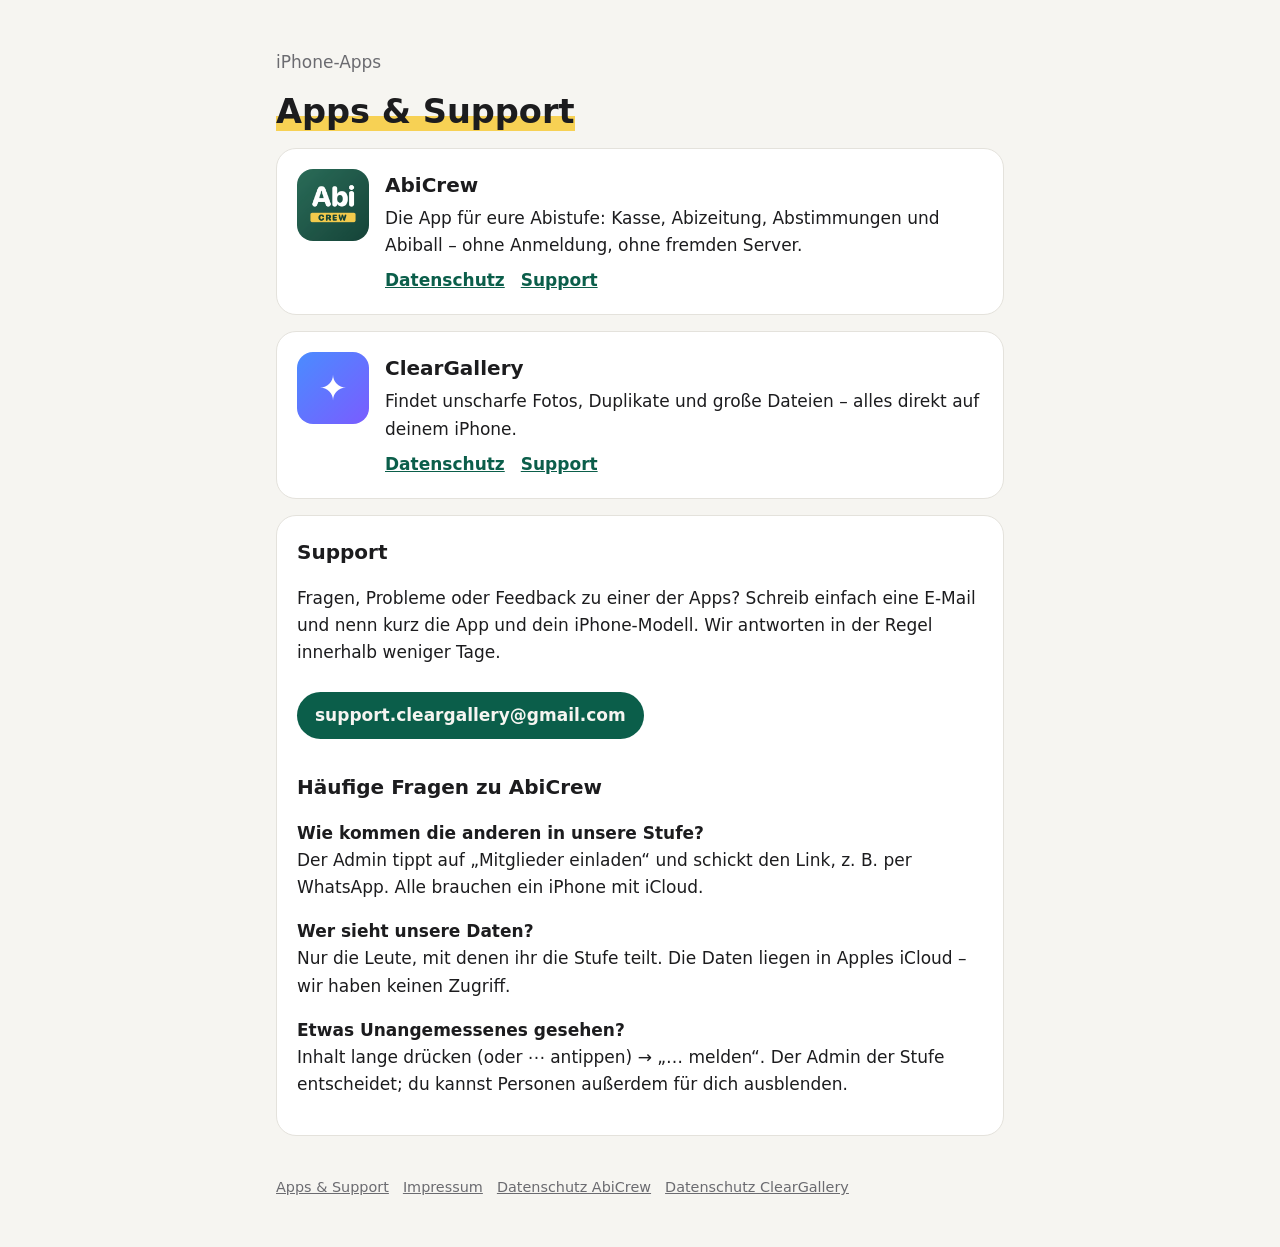
<file: index.html>
<!doctype html>
<html lang="de">
<head>
<meta charset="utf-8">
<meta name="viewport" content="width=device-width, initial-scale=1">
<title>Apps &amp; Support – Katja Weiß</title>
<link rel="stylesheet" href="style.css">
<link rel="icon" href="abicrew.png">
</head>
<body>
<main>

<p class="leise">iPhone-Apps</p>
<h1><span class="m">Apps &amp; Support</span></h1>

<div class="karte app">
  <img src="abicrew.png" alt="AbiCrew-Symbol">
  <div>
    <h2>AbiCrew</h2>
    <p>Die App für eure Abistufe: Kasse, Abizeitung, Abstimmungen und Abiball – ohne Anmeldung, ohne fremden Server.</p>
    <div class="links"><a href="datenschutz-abicrew.html">Datenschutz</a><a href="#support">Support</a></div>
  </div>
</div>

<div class="karte app">
  <div class="platzhalter" aria-hidden="true">✦</div>
  <div>
    <h2>ClearGallery</h2>
    <p>Findet unscharfe Fotos, Duplikate und große Dateien – alles direkt auf deinem iPhone.</p>
    <div class="links"><a href="datenschutz-cleargallery.html">Datenschutz</a><a href="#support">Support</a></div>
  </div>
</div>

<div class="karte" id="support">
  <h2 style="margin-top:0">Support</h2>
  <p>Fragen, Probleme oder Feedback zu einer der Apps? Schreib einfach eine E-Mail und nenn kurz die App und dein iPhone-Modell. Wir antworten in der Regel innerhalb weniger Tage.</p>
  <a class="mail" href="mailto:support.cleargallery@gmail.com">support.cleargallery@gmail.com</a>
  <h2>Häufige Fragen zu AbiCrew</h2>
  <p><strong>Wie kommen die anderen in unsere Stufe?</strong><br>Der Admin tippt auf „Mitglieder einladen“ und schickt den Link, z. B. per WhatsApp. Alle brauchen ein iPhone mit iCloud.</p>
  <p><strong>Wer sieht unsere Daten?</strong><br>Nur die Leute, mit denen ihr die Stufe teilt. Die Daten liegen in Apples iCloud – wir haben keinen Zugriff.</p>
  <p><strong>Etwas Unangemessenes gesehen?</strong><br>Inhalt lange drücken (oder ⋯ antippen) → „… melden“. Der Admin der Stufe entscheidet; du kannst Personen außerdem für dich ausblenden.</p>
</div>

<footer>
<a href="index.html">Apps &amp; Support</a><a href="impressum.html">Impressum</a><a href="datenschutz-abicrew.html">Datenschutz AbiCrew</a><a href="datenschutz-cleargallery.html">Datenschutz ClearGallery</a>
</footer>
</main>
</body>
</html>
</file>
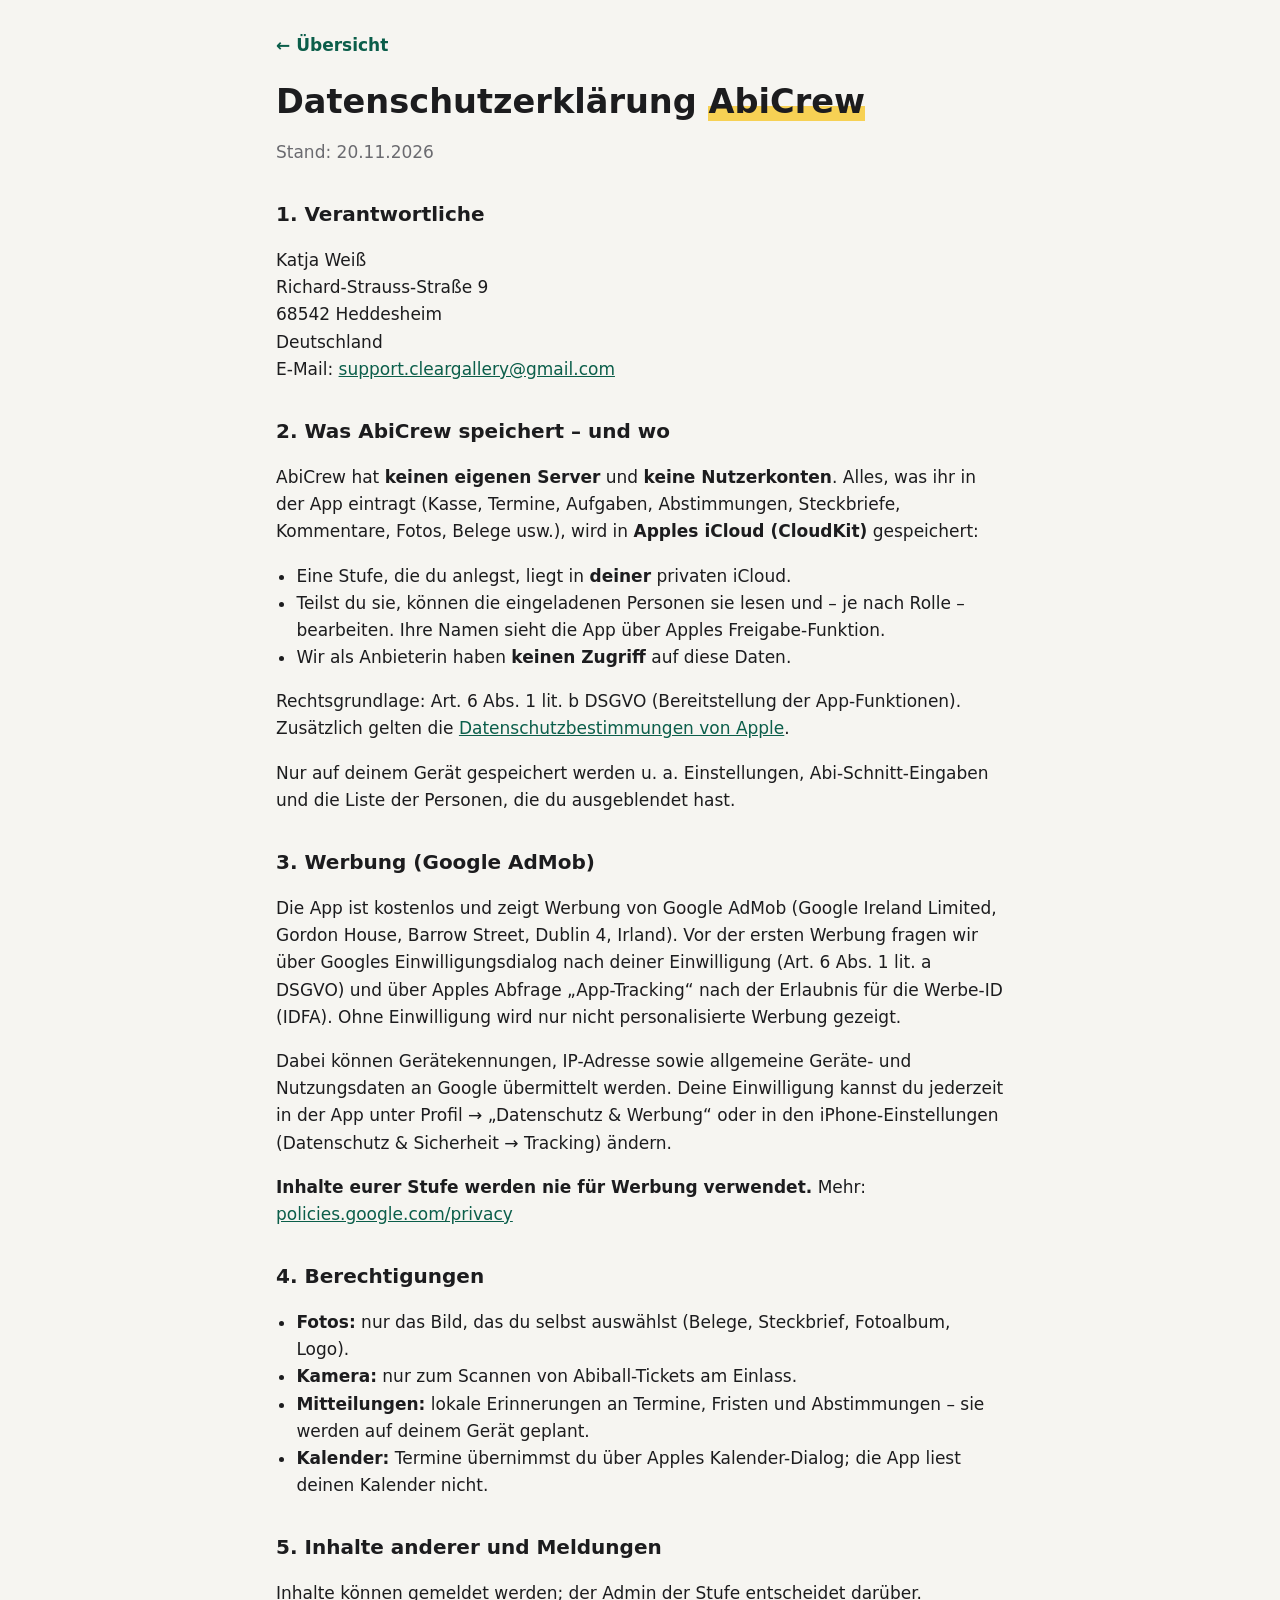
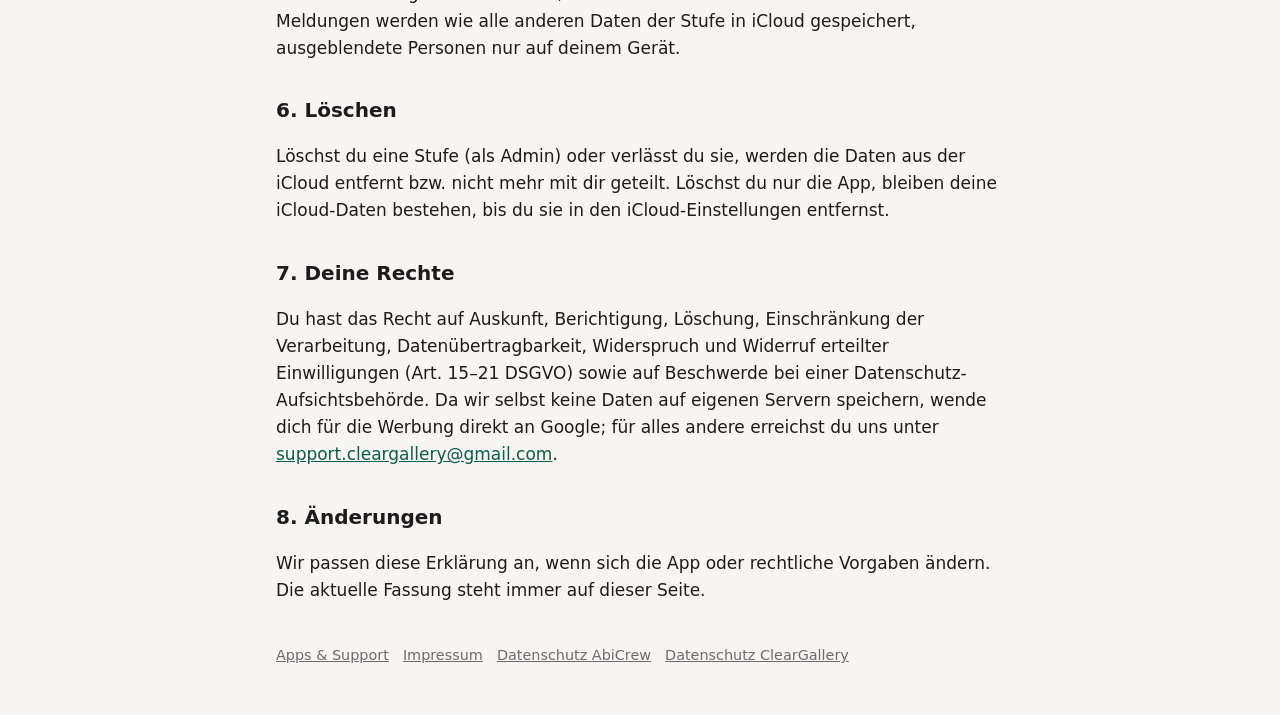
<file: datenschutz-abicrew.html>
<!doctype html>
<html lang="de">
<head>
<meta charset="utf-8">
<meta name="viewport" content="width=device-width, initial-scale=1">
<title>Datenschutz – AbiCrew</title>
<link rel="stylesheet" href="style.css">
<link rel="icon" href="abicrew.png">
</head>
<body>
<main>
<a class="zurueck" href="index.html">← Übersicht</a>

<h1>Datenschutzerklärung <span class="m">AbiCrew</span></h1>
<p class="leise">Stand: 20.11.2026</p>

<h2>1. Verantwortliche</h2>
<p>Katja Weiß<br>Richard-Strauss-Straße 9<br>68542 Heddesheim<br>Deutschland<br>E-Mail: <a href="mailto:support.cleargallery@gmail.com">support.cleargallery@gmail.com</a></p>

<h2>2. Was AbiCrew speichert – und wo</h2>
<p>AbiCrew hat <strong>keinen eigenen Server</strong> und <strong>keine Nutzerkonten</strong>. Alles, was ihr in der App eintragt (Kasse, Termine, Aufgaben, Abstimmungen, Steckbriefe, Kommentare, Fotos, Belege usw.), wird in <strong>Apples iCloud (CloudKit)</strong> gespeichert:</p>
<ul>
<li>Eine Stufe, die du anlegst, liegt in <strong>deiner</strong> privaten iCloud.</li>
<li>Teilst du sie, können die eingeladenen Personen sie lesen und – je nach Rolle – bearbeiten. Ihre Namen sieht die App über Apples Freigabe-Funktion.</li>
<li>Wir als Anbieterin haben <strong>keinen Zugriff</strong> auf diese Daten.</li>
</ul>
<p>Rechtsgrundlage: Art. 6 Abs. 1 lit. b DSGVO (Bereitstellung der App-Funktionen). Zusätzlich gelten die <a href="https://www.apple.com/de/legal/privacy/">Datenschutzbestimmungen von Apple</a>.</p>
<p>Nur auf deinem Gerät gespeichert werden u. a. Einstellungen, Abi-Schnitt-Eingaben und die Liste der Personen, die du ausgeblendet hast.</p>

<h2>3. Werbung (Google AdMob)</h2>
<p>Die App ist kostenlos und zeigt Werbung von Google AdMob (Google Ireland Limited, Gordon House, Barrow Street, Dublin 4, Irland). Vor der ersten Werbung fragen wir über Googles Einwilligungsdialog nach deiner Einwilligung (Art. 6 Abs. 1 lit. a DSGVO) und über Apples Abfrage „App-Tracking“ nach der Erlaubnis für die Werbe-ID (IDFA). Ohne Einwilligung wird nur nicht personalisierte Werbung gezeigt.</p>
<p>Dabei können Gerätekennungen, IP-Adresse sowie allgemeine Geräte- und Nutzungsdaten an Google übermittelt werden. Deine Einwilligung kannst du jederzeit in der App unter Profil → „Datenschutz &amp; Werbung“ oder in den iPhone-Einstellungen (Datenschutz &amp; Sicherheit → Tracking) ändern.</p>
<p><strong>Inhalte eurer Stufe werden nie für Werbung verwendet.</strong> Mehr: <a href="https://policies.google.com/privacy">policies.google.com/privacy</a></p>

<h2>4. Berechtigungen</h2>
<ul>
<li><strong>Fotos:</strong> nur das Bild, das du selbst auswählst (Belege, Steckbrief, Fotoalbum, Logo).</li>
<li><strong>Kamera:</strong> nur zum Scannen von Abiball-Tickets am Einlass.</li>
<li><strong>Mitteilungen:</strong> lokale Erinnerungen an Termine, Fristen und Abstimmungen – sie werden auf deinem Gerät geplant.</li>
<li><strong>Kalender:</strong> Termine übernimmst du über Apples Kalender-Dialog; die App liest deinen Kalender nicht.</li>
</ul>

<h2>5. Inhalte anderer und Meldungen</h2>
<p>Inhalte können gemeldet werden; der Admin der Stufe entscheidet darüber. Meldungen werden wie alle anderen Daten der Stufe in iCloud gespeichert, ausgeblendete Personen nur auf deinem Gerät.</p>

<h2>6. Löschen</h2>
<p>Löschst du eine Stufe (als Admin) oder verlässt du sie, werden die Daten aus der iCloud entfernt bzw. nicht mehr mit dir geteilt. Löschst du nur die App, bleiben deine iCloud-Daten bestehen, bis du sie in den iCloud-Einstellungen entfernst.</p>

<h2>7. Deine Rechte</h2>
<p>Du hast das Recht auf Auskunft, Berichtigung, Löschung, Einschränkung der Verarbeitung, Datenübertragbarkeit, Widerspruch und Widerruf erteilter Einwilligungen (Art. 15–21 DSGVO) sowie auf Beschwerde bei einer Datenschutz-Aufsichtsbehörde. Da wir selbst keine Daten auf eigenen Servern speichern, wende dich für die Werbung direkt an Google; für alles andere erreichst du uns unter <a href="mailto:support.cleargallery@gmail.com">support.cleargallery@gmail.com</a>.</p>

<h2>8. Änderungen</h2>
<p>Wir passen diese Erklärung an, wenn sich die App oder rechtliche Vorgaben ändern. Die aktuelle Fassung steht immer auf dieser Seite.</p>

<footer>
<a href="index.html">Apps &amp; Support</a><a href="impressum.html">Impressum</a><a href="datenschutz-abicrew.html">Datenschutz AbiCrew</a><a href="datenschutz-cleargallery.html">Datenschutz ClearGallery</a>
</footer>
</main>
</body>
</html>
</file>
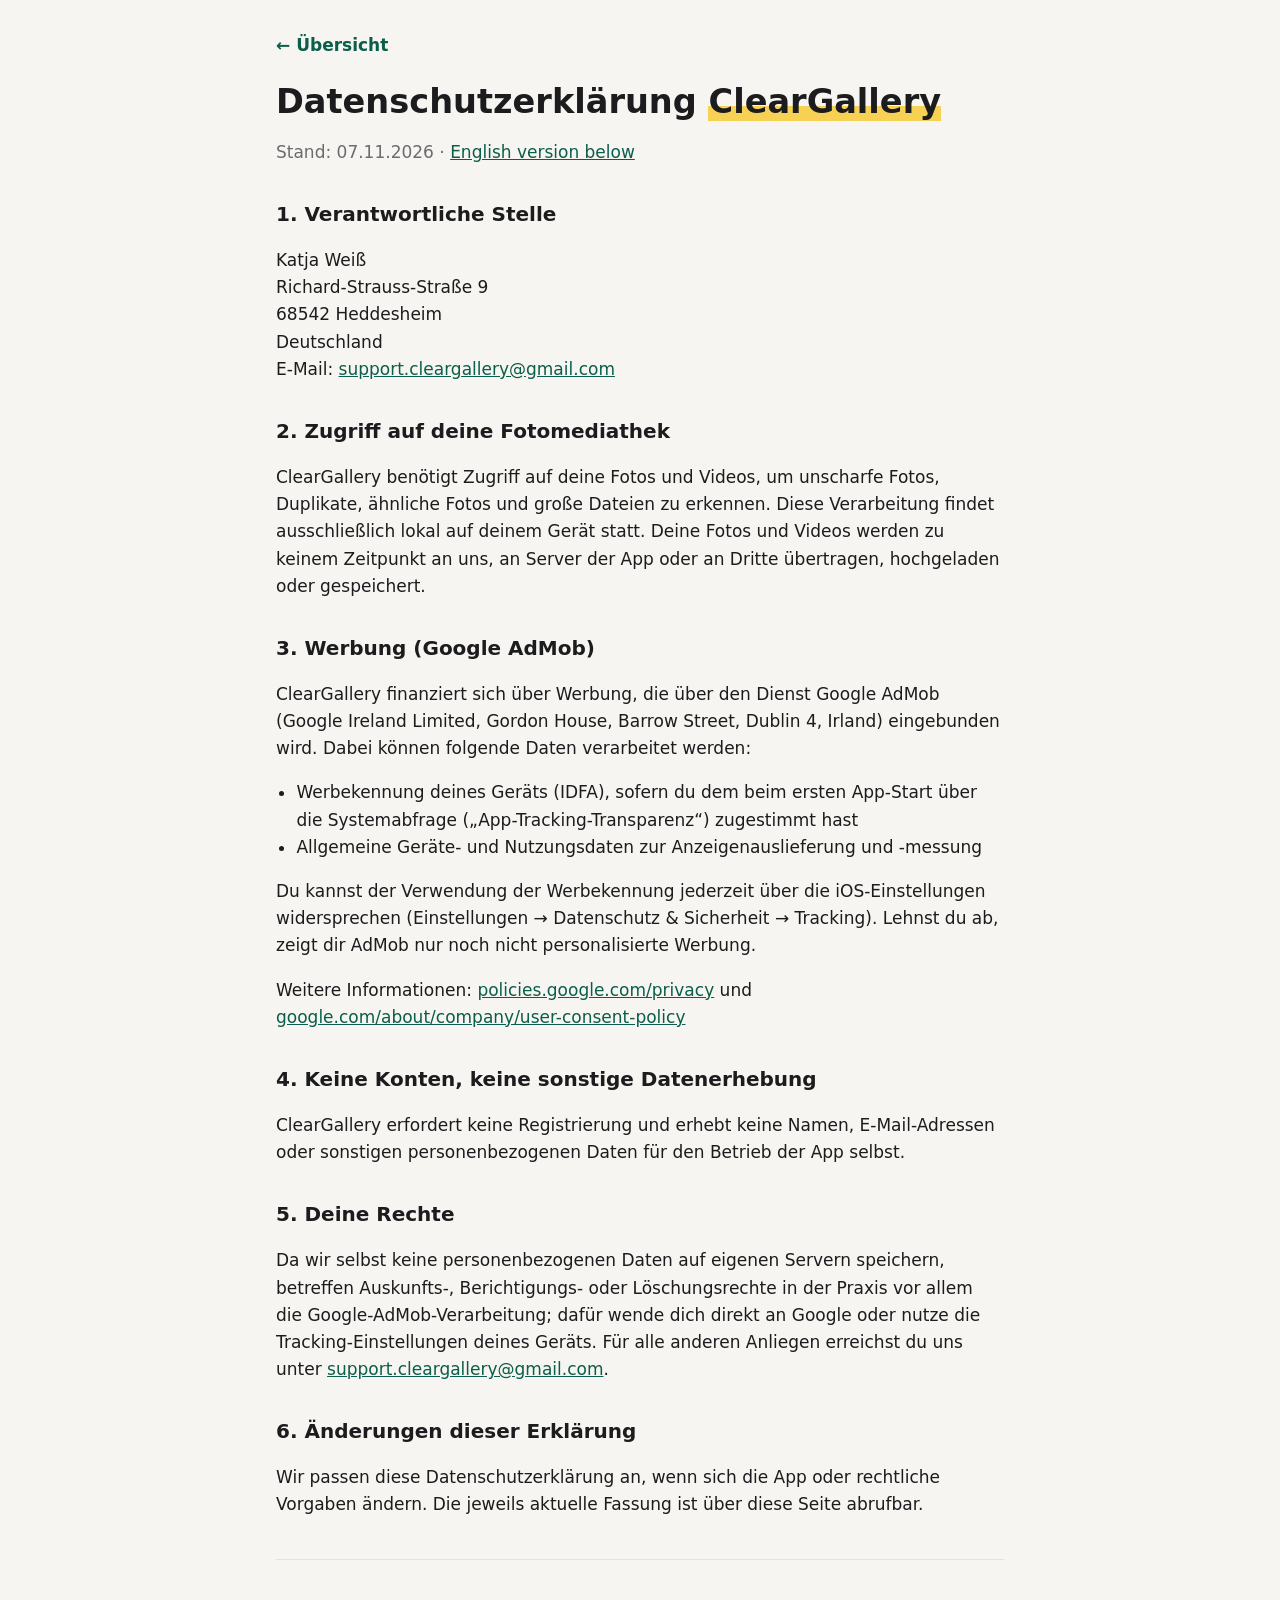
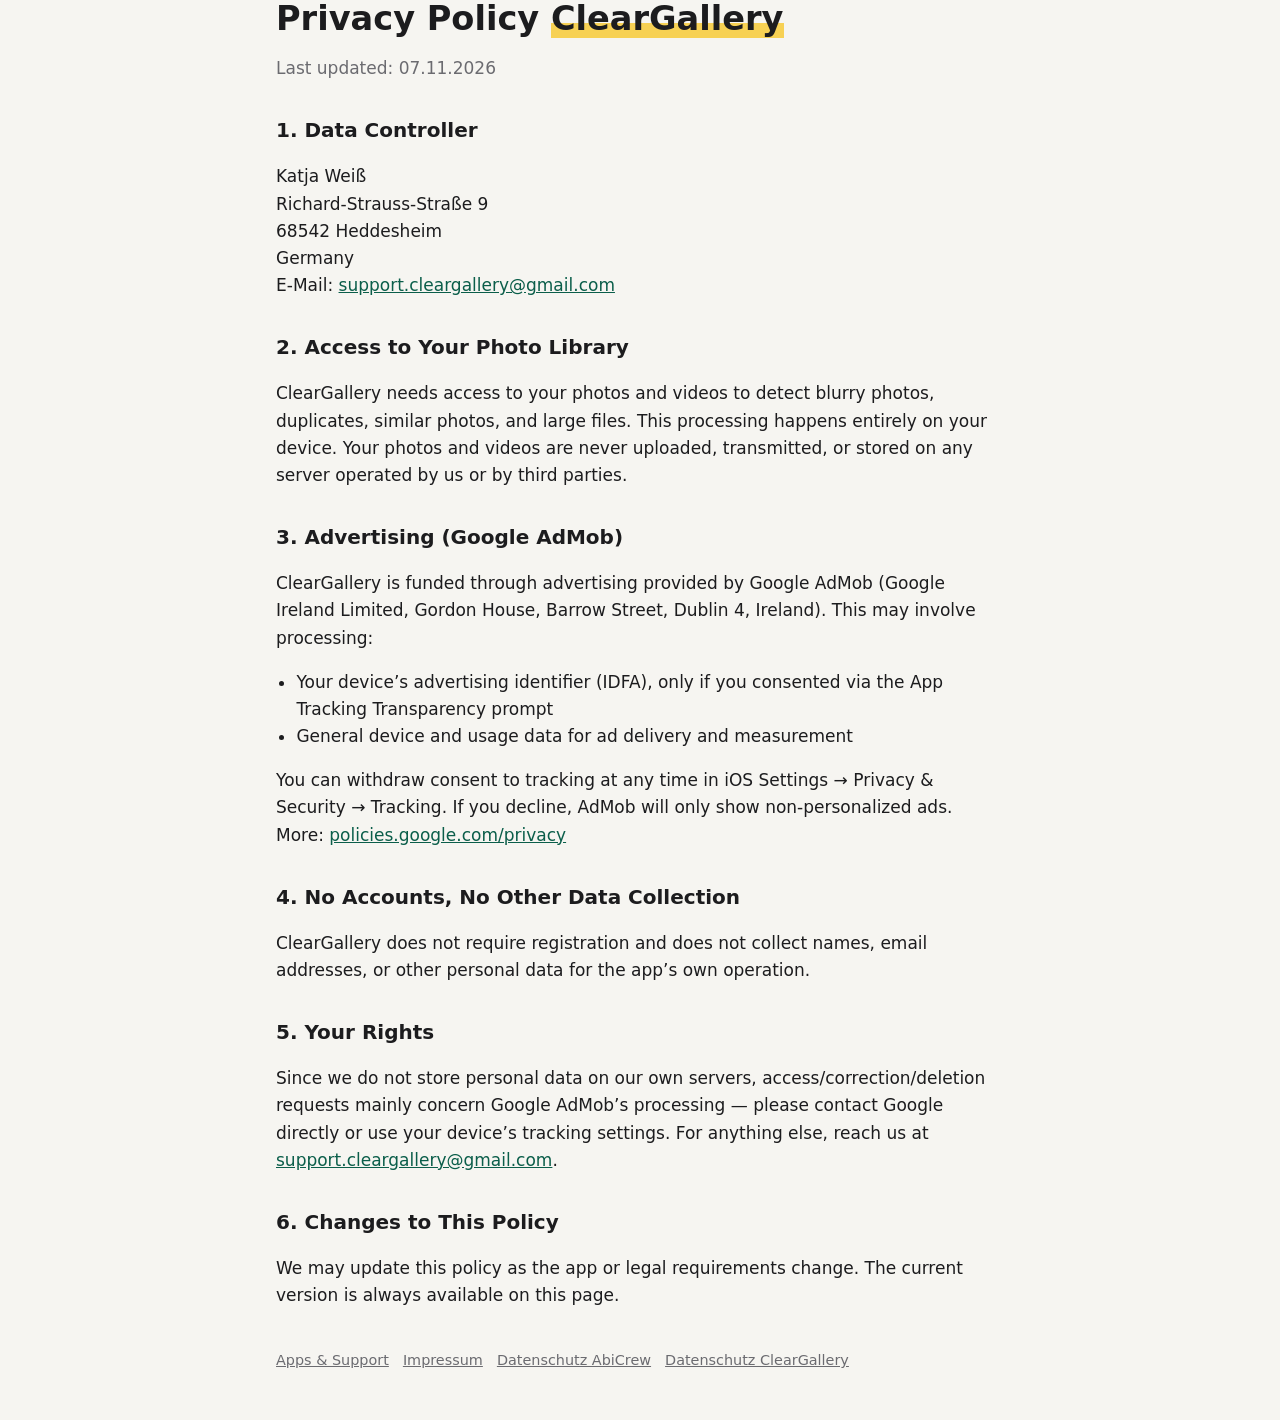
<file: datenschutz-cleargallery.html>
<!doctype html>
<html lang="de">
<head>
<meta charset="utf-8">
<meta name="viewport" content="width=device-width, initial-scale=1">
<title>Datenschutz – ClearGallery</title>
<link rel="stylesheet" href="style.css">
<link rel="icon" href="abicrew.png">
</head>
<body>
<main>
<a class="zurueck" href="index.html">← Übersicht</a>

<h1>Datenschutzerklärung <span class="m">ClearGallery</span></h1>
<p class="leise">Stand: 07.11.2026 · <a href="#en">English version below</a></p>

<h2>1. Verantwortliche Stelle</h2>
<p>Katja Weiß<br>Richard-Strauss-Straße 9<br>68542 Heddesheim<br>Deutschland<br>E-Mail: <a href="mailto:support.cleargallery@gmail.com">support.cleargallery@gmail.com</a></p>

<h2>2. Zugriff auf deine Fotomediathek</h2>
<p>ClearGallery benötigt Zugriff auf deine Fotos und Videos, um unscharfe Fotos, Duplikate, ähnliche Fotos und große Dateien zu erkennen. Diese Verarbeitung findet ausschließlich lokal auf deinem Gerät statt. Deine Fotos und Videos werden zu keinem Zeitpunkt an uns, an Server der App oder an Dritte übertragen, hochgeladen oder gespeichert.</p>

<h2>3. Werbung (Google AdMob)</h2>
<p>ClearGallery finanziert sich über Werbung, die über den Dienst Google AdMob (Google Ireland Limited, Gordon House, Barrow Street, Dublin 4, Irland) eingebunden wird. Dabei können folgende Daten verarbeitet werden:</p>
<ul>
<li>Werbekennung deines Geräts (IDFA), sofern du dem beim ersten App-Start über die Systemabfrage („App-Tracking-Transparenz“) zugestimmt hast</li>
<li>Allgemeine Geräte- und Nutzungsdaten zur Anzeigenauslieferung und -messung</li>
</ul>
<p>Du kannst der Verwendung der Werbekennung jederzeit über die iOS-Einstellungen widersprechen (Einstellungen → Datenschutz &amp; Sicherheit → Tracking). Lehnst du ab, zeigt dir AdMob nur noch nicht personalisierte Werbung.</p>
<p>Weitere Informationen: <a href="https://policies.google.com/privacy">policies.google.com/privacy</a> und <a href="https://www.google.com/about/company/user-consent-policy/">google.com/about/company/user-consent-policy</a></p>

<h2>4. Keine Konten, keine sonstige Datenerhebung</h2>
<p>ClearGallery erfordert keine Registrierung und erhebt keine Namen, E-Mail-Adressen oder sonstigen personenbezogenen Daten für den Betrieb der App selbst.</p>

<h2>5. Deine Rechte</h2>
<p>Da wir selbst keine personenbezogenen Daten auf eigenen Servern speichern, betreffen Auskunfts-, Berichtigungs- oder Löschungsrechte in der Praxis vor allem die Google-AdMob-Verarbeitung; dafür wende dich direkt an Google oder nutze die Tracking-Einstellungen deines Geräts. Für alle anderen Anliegen erreichst du uns unter <a href="mailto:support.cleargallery@gmail.com">support.cleargallery@gmail.com</a>.</p>

<h2>6. Änderungen dieser Erklärung</h2>
<p>Wir passen diese Datenschutzerklärung an, wenn sich die App oder rechtliche Vorgaben ändern. Die jeweils aktuelle Fassung ist über diese Seite abrufbar.</p>

<hr id="en">

<h1>Privacy Policy <span class="m">ClearGallery</span></h1>
<p class="leise">Last updated: 07.11.2026</p>
<h2>1. Data Controller</h2>
<p>Katja Weiß<br>Richard-Strauss-Straße 9<br>68542 Heddesheim<br>Germany<br>E-Mail: <a href="mailto:support.cleargallery@gmail.com">support.cleargallery@gmail.com</a></p>
<h2>2. Access to Your Photo Library</h2>
<p>ClearGallery needs access to your photos and videos to detect blurry photos, duplicates, similar photos, and large files. This processing happens entirely on your device. Your photos and videos are never uploaded, transmitted, or stored on any server operated by us or by third parties.</p>
<h2>3. Advertising (Google AdMob)</h2>
<p>ClearGallery is funded through advertising provided by Google AdMob (Google Ireland Limited, Gordon House, Barrow Street, Dublin 4, Ireland). This may involve processing:</p>
<ul>
<li>Your device’s advertising identifier (IDFA), only if you consented via the App Tracking Transparency prompt</li>
<li>General device and usage data for ad delivery and measurement</li>
</ul>
<p>You can withdraw consent to tracking at any time in iOS Settings → Privacy &amp; Security → Tracking. If you decline, AdMob will only show non-personalized ads. More: <a href="https://policies.google.com/privacy">policies.google.com/privacy</a></p>
<h2>4. No Accounts, No Other Data Collection</h2>
<p>ClearGallery does not require registration and does not collect names, email addresses, or other personal data for the app’s own operation.</p>
<h2>5. Your Rights</h2>
<p>Since we do not store personal data on our own servers, access/correction/deletion requests mainly concern Google AdMob’s processing — please contact Google directly or use your device’s tracking settings. For anything else, reach us at <a href="mailto:support.cleargallery@gmail.com">support.cleargallery@gmail.com</a>.</p>
<h2>6. Changes to This Policy</h2>
<p>We may update this policy as the app or legal requirements change. The current version is always available on this page.</p>

<footer>
<a href="index.html">Apps &amp; Support</a><a href="impressum.html">Impressum</a><a href="datenschutz-abicrew.html">Datenschutz AbiCrew</a><a href="datenschutz-cleargallery.html">Datenschutz ClearGallery</a>
</footer>
</main>
</body>
</html>
</file>
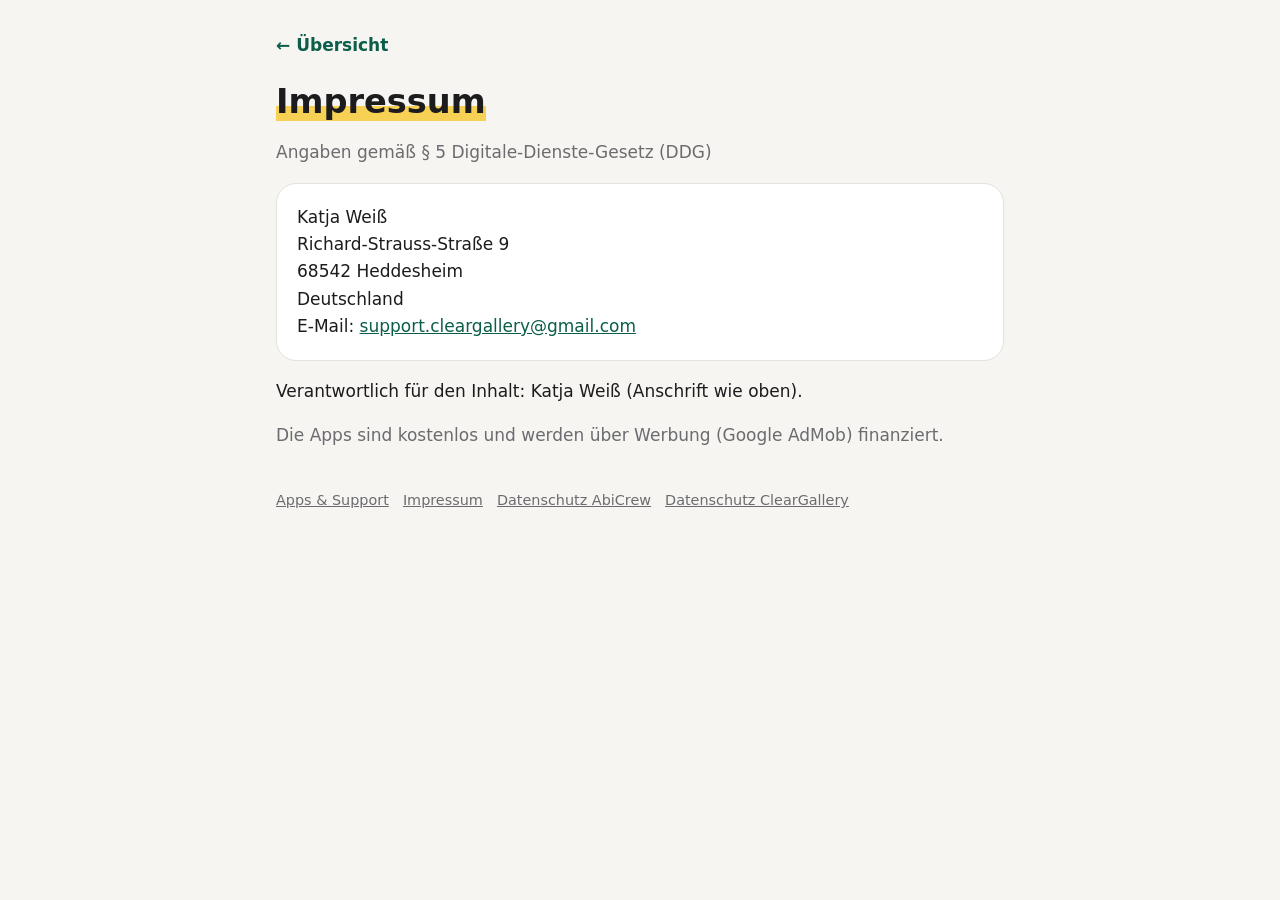
<file: impressum.html>
<!doctype html>
<html lang="de">
<head>
<meta charset="utf-8">
<meta name="viewport" content="width=device-width, initial-scale=1">
<title>Impressum</title>
<link rel="stylesheet" href="style.css">
<link rel="icon" href="abicrew.png">
</head>
<body>
<main>
<a class="zurueck" href="index.html">← Übersicht</a>

<h1><span class="m">Impressum</span></h1>
<p class="leise">Angaben gemäß § 5 Digitale-Dienste-Gesetz (DDG)</p>
<div class="karte"><p style="margin:0">Katja Weiß<br>Richard-Strauss-Straße 9<br>68542 Heddesheim<br>Deutschland<br>E-Mail: <a href="mailto:support.cleargallery@gmail.com">support.cleargallery@gmail.com</a></p></div>
<p>Verantwortlich für den Inhalt: Katja Weiß (Anschrift wie oben).</p>
<p class="leise">Die Apps sind kostenlos und werden über Werbung (Google AdMob) finanziert.</p>

<footer>
<a href="index.html">Apps &amp; Support</a><a href="impressum.html">Impressum</a><a href="datenschutz-abicrew.html">Datenschutz AbiCrew</a><a href="datenschutz-cleargallery.html">Datenschutz ClearGallery</a>
</footer>
</main>
</body>
</html>
</file>
<file: style.css>
:root {
  --bg: #f6f5f1;
  --karte: #ffffff;
  --text: #1c1c1e;
  --leise: #6b6b70;
  --akzent: #0b5e4a;
  --marker: #f7d154;
  --linie: #e4e2dc;
}
@media (prefers-color-scheme: dark) {
  :root {
    --bg: #111312;
    --karte: #1c1f1e;
    --text: #f2f2f0;
    --leise: #a3a3a8;
    --akzent: #5cc9a7;
    --marker: #c9a52e;
    --linie: #2d302f;
  }
}
* { box-sizing: border-box; }
body {
  margin: 0;
  background: var(--bg);
  color: var(--text);
  font: 17px/1.6 ui-rounded, -apple-system, BlinkMacSystemFont, "Segoe UI", system-ui, sans-serif;
}
main { max-width: 760px; margin: 0 auto; padding: 32px 16px 48px; }
a { color: var(--akzent); }
h1 { font-size: 2.1rem; line-height: 1.15; margin: 8px 0 4px; }
h1 .m { background: linear-gradient(transparent 62%, var(--marker) 62%); }
h2 { font-size: 1.25rem; margin: 32px 0 6px; }
.leise { color: var(--leise); }
.zurueck { display: inline-block; margin-bottom: 16px; text-decoration: none; font-weight: 600; }
.karte {
  background: var(--karte);
  border: 1px solid var(--linie);
  border-radius: 20px;
  padding: 20px;
  margin: 16px 0;
}
.app { display: flex; gap: 16px; align-items: flex-start; }
.app img { width: 72px; height: 72px; border-radius: 16px; flex: none; }
.app .platzhalter {
  width: 72px; height: 72px; border-radius: 16px; flex: none;
  display: grid; place-items: center; font-size: 34px;
  background: linear-gradient(135deg, #4a8cff, #7a5cff); color: #fff;
}
.app h2 { margin: 0; }
.app p { margin: 4px 0 8px; }
.links a { margin-right: 16px; font-weight: 600; white-space: nowrap; }
.mail {
  display: inline-block; margin-top: 8px; padding: 10px 18px; border-radius: 999px;
  background: var(--akzent); color: var(--bg); text-decoration: none; font-weight: 700;
}
footer { margin-top: 40px; font-size: .9rem; color: var(--leise); }
footer a { color: var(--leise); margin-right: 14px; }
ul { padding-left: 1.2em; }
hr { border: 0; border-top: 1px solid var(--linie); margin: 40px 0; }
</file>
